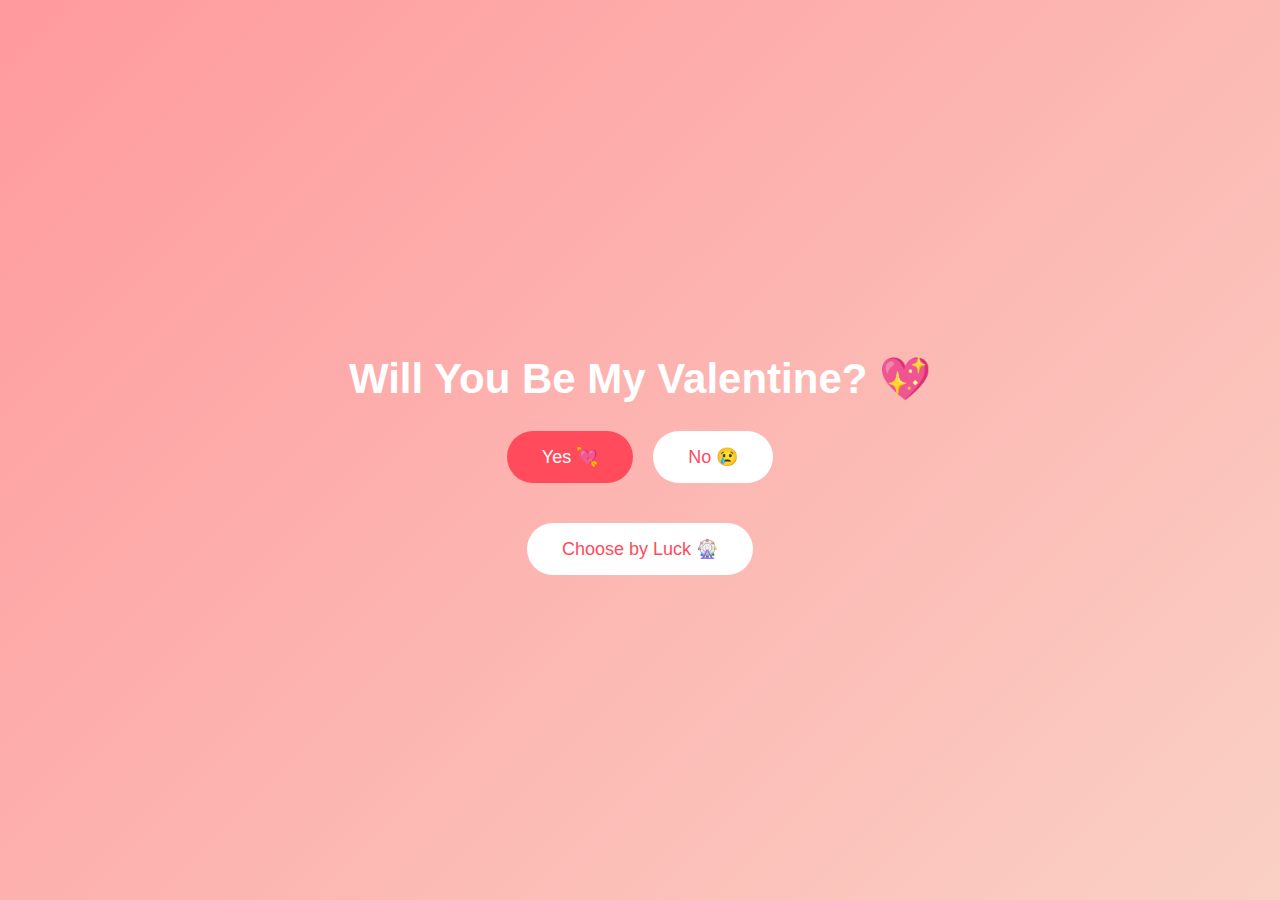
<file: index.html>
<!DOCTYPE html>
<html>
<head>
    <title>Be My Valentine 💖</title>
    <link rel="stylesheet" href="style.css">
</head>
<body>

<h1>Will You Be My Valentine? 💖</h1>

<div class="buttons">
    <button id="yesBtn">Yes 💘</button>
    <button id="noBtn">No 😢</button>
</div>

<button id="luckBtn" onclick="window.location.href='spin.html'">
    Choose by Luck 🎡
</button>

<div id="message" class="hidden">Yayyyyy!!! I Love You ❤️🥰</div>

<script src="script.js"></script>
</body>
</html>
</file>
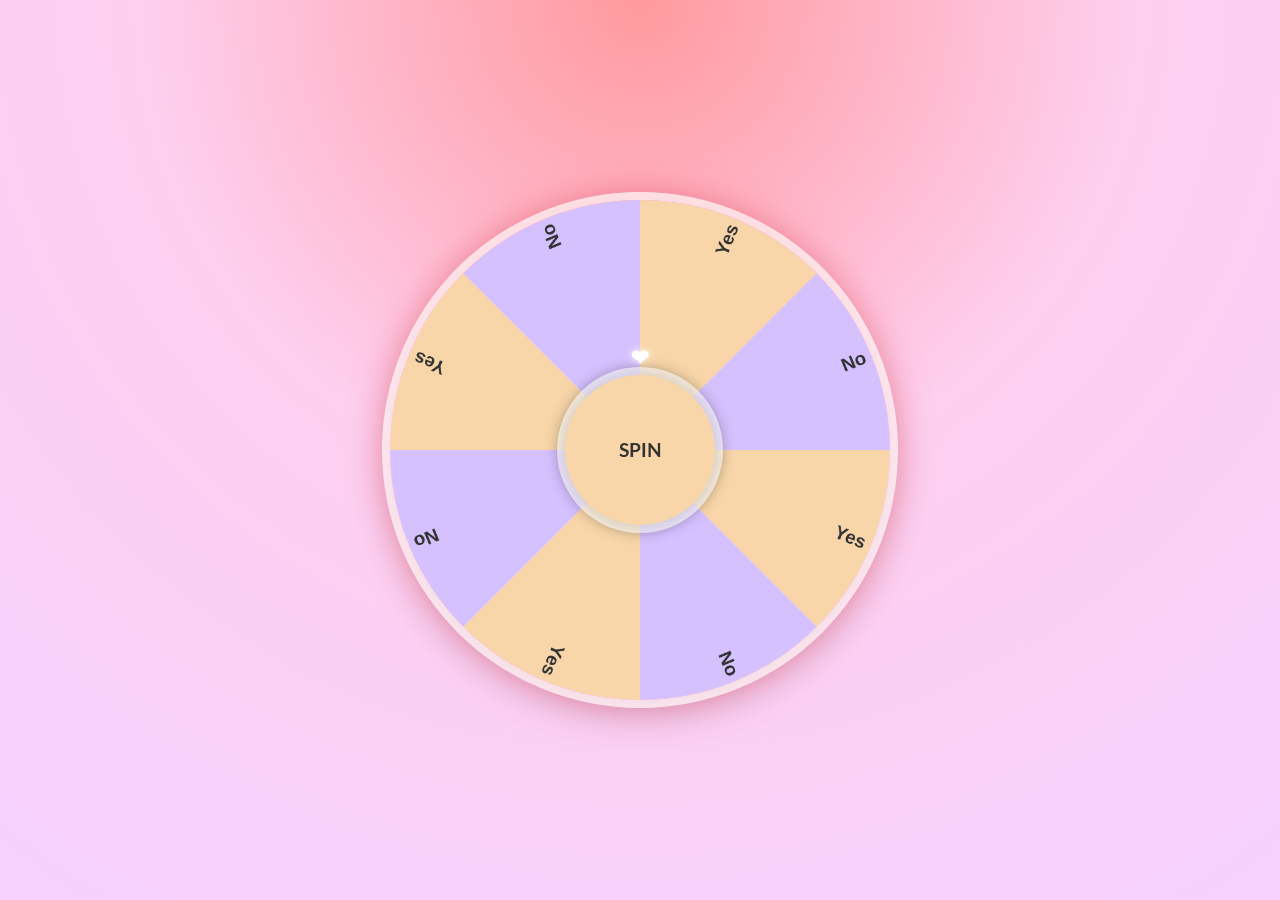
<file: spin.html>
<!doctype html>
<html>
  <head>
    <title>Welcome to Spin the Wheel 🎡</title>
    <meta charset="UTF-8" />
    <style>
      @import url("https://fonts.googleapis.com/css2?family=Lato:wght@400;700&display=swap");
    </style>
    <link rel="stylesheet" href="spin.css" />
  </head>

  <body>
    <div id="spin_the_wheel">
      <canvas id="wheel" width="800" height="800"></canvas>
      <div id="spin">SPIN</div>
    </div>
    <script defer src="spin.js"></script>
  </body>
</html>
</file>
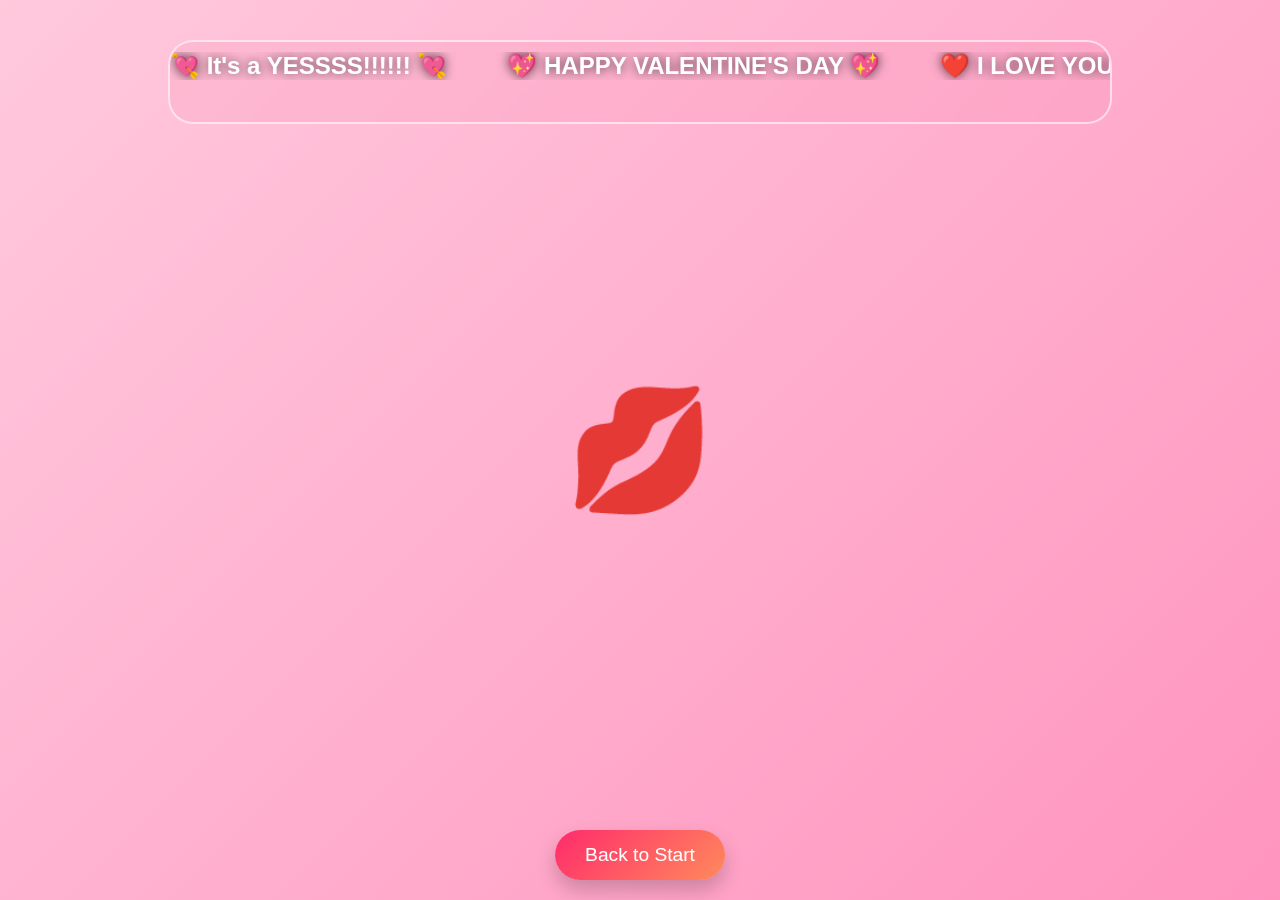
<file: yes.html>
<!DOCTYPE html>
<html lang="en">
<head>
<meta charset="UTF-8">
<meta name="viewport" content="width=device-width, initial-scale=1.0">
<title>It's a YES!</title>
<style>
    html, body { height: 100%; }
  body {
    margin: 0;
    padding: 0;
    overflow: hidden;
    font-family: Arial, sans-serif;
    display: flex;
    min-height: 100vh;
    justify-content: center;
    align-items: flex-start;
    position: relative;

    /* Background image */
   background:url("https://i.pinimg.com/736x/4f/50/7a/4f507a938d0f38a90d80602992cf0f20.jpg") center center / contain no-repeat,
  linear-gradient(135deg, rgba(255, 192, 215, 0.85), rgba(255, 130, 180, 0.85));
  }

  /* Confetti canvas */
  #confetti {
    position: absolute;
    width: 100%;
    height: 100%;
    top: 0;
    left: 0;
    pointer-events: none;
  }
#confetti {
  z-index: 1;
  pointer-events: none;
}

  /* Main content */
  .content {
    margin-top: 40px; /* SHIFT UP */
    position: relative;
    z-index: 2;
    width: 90%;
    max-width: 900px;
    text-align: center;
    padding: 40px 20px;
    border-radius: 25px;
    overflow: hidden;

    /* transparent pink overlay box */
    background: rgba(252, 139, 173, 0.167);
    border: 2px solid rgba(255, 255, 255, 0.6);
    backdrop-filter: blur(8px);
  }

  .billboard {
    position: absolute;
    top: 10px;
    left: 0;
    width: 100%;
    overflow: hidden;
    z-index: 3;
    pointer-events: none;
  }
  #kiss {
  position: absolute;
  top: 50%;
  left: 50%;
  transform: translate(-50%, -50%);
  font-size: 120px; /* HUGE */
  opacity: 1;
  z-index: 10;
  animation: kissFade 1.2s ease forwards;
}

@keyframes kissFade {
  0%   { opacity: 1; transform: translate(-50%, -50%) scale(0.1); }
  50%  { opacity: 0.8; transform: translate(-50%, -50%) scale(3.1); }
  100% { opacity: 0; transform: translate(-50%, -50%) scale(15.3); }
}

  .marquee {
    display: flex;
    gap: 60px;
    white-space: nowrap;
    animation: scroll 14s linear infinite;
  }

  .marquee span {
    display: inline-block;
    font-size: 1.5rem;
    font-weight: 700;
    color: #fff;
    text-shadow: 0 0 12px rgba(0,0,0,0.7);
  }

  @keyframes scroll {
    0% { transform: translateX(0%); }
    100% { transform: translateX(-100%); }
  }

  h1 {
    font-size: 3rem;
    margin: 0 0 10px;
    color: #fff;
    text-shadow: 0 0 15px rgba(0,0,0,0.7);
  }

  .sub {
    font-size: 1.7rem;
    margin: 0 0 20px;
    color: #fff;
    text-shadow: 0 0 15px rgba(0,0,0,0.7);
  }

  .btn {
  position: fixed;
  bottom: 20px;
  left: 50%;
  transform: translateX(-50%);
  z-index: 10; /* IMPORTANT */
  padding: 14px 30px;
  font-size: 1.2rem;
  background: linear-gradient(135deg, #ff2b6b, #ff8a5c);
  color: white;
  border: none;
  border-radius: 50px;
  cursor: pointer;
  box-shadow: 0 10px 20px rgba(0,0,0,0.2);
  transition: transform 0.2s;
}


  .btn:hover {
    transform: translateX(-50%) scale(1.05);
  }

  @keyframes float {
    0% { transform: translateY(0px); }
    50% { transform: translateY(-20px); }
    100% { transform: translateY(0px); }
  }
</style>
</head>
<!-- Hidden Background Music -->
<iframe 
  width="0" 
  height="0" 
  src="https://www.youtube.com/embed/aw0s2KaoA2Q?start=65&autoplay=1&loop=1&playlist=aw0s2KaoA2Q" 
  frameborder="0" 
  allow="autoplay" 
  style="display:none;">
</iframe>

<body>
  <canvas id="confetti"></canvas>
  <div id="kiss">💋</div>
<button class="btn" onclick="location.href='index.html'">Back to Start</button>
  <div class="content">
    <div class="billboard">
      <div class="marquee">
        <span>💘 It's a YESSSS!!!!!! 💘</span>
        <span>💖 HAPPY VALENTINE'S DAY 💖</span>
        <span>❤️ I LOVE YOU!!!!!! ❤️</span>
        <span>💖 HAPPY VALENTINE'S DAY 💖</span>
      </div>
    </div>
  </div>

  

<script>
  const canvas = document.getElementById("confetti");
  const ctx = canvas.getContext("2d");
  canvas.width = window.innerWidth;
  canvas.height = window.innerHeight;

  const confetti = [];
  const colors = ["#FF4B5C", "#FF8A5C", "#F8D6A9", "#D6C1FF", "#fff"];

  function createConfettiBurst() {
    for (let i = 0; i < 200; i++) {
      confetti.push({
        x: canvas.width / 2,
        y: canvas.height / 2,
        r: Math.random() * 6 + 4,
        d: Math.random() * 20 + 10,
        color: colors[Math.floor(Math.random() * colors.length)],
        tilt: Math.random() * 10 - 10,
        tiltAngleIncrement: Math.random() * 0.07 + 0.05,
        tiltAngle: 0,
        speedX: (Math.random() - 0.5) * 10,
        speedY: (Math.random() - 0.5) * 10 - 2,
      });
    }
  }

  function drawConfetti() {
    ctx.clearRect(0, 0, canvas.width, canvas.height);

    for (let i = confetti.length - 1; i >= 0; i--) {
      const c = confetti[i];
      c.tiltAngle += c.tiltAngleIncrement;
      c.tilt = Math.sin(c.tiltAngle) * 15;

      c.x += c.speedX;
      c.y += c.speedY + 1.5;

      ctx.beginPath();
      ctx.lineWidth = c.r;
      ctx.strokeStyle = c.color;
      ctx.moveTo(c.x + c.tilt + c.r / 2, c.y);
      ctx.lineTo(c.x + c.tilt, c.y + c.tilt + c.r / 2);
      ctx.stroke();

      if (c.y > canvas.height + 20) confetti.splice(i, 1);
    }

    requestAnimationFrame(drawConfetti);
  }

  drawConfetti();

  window.addEventListener("click", () => createConfettiBurst());
  window.addEventListener("resize", () => {
    canvas.width = window.innerWidth;
    canvas.height = window.innerHeight;
  });
</script>
</body>


</html>
</file>
<file: style.css>
body {
    margin:0;
    height:100vh;
    font-family:Arial, sans-serif;
    background:linear-gradient(135deg,#ff9a9e,#fad0c4);
    display:flex;
    flex-direction:column;
    justify-content:center;
    align-items:center;
}

h1 {
    color:white;
    font-size:42px;
}

.buttons {
    display:flex;
    gap:20px;
}

button {
    padding:15px 35px;
    font-size:18px;
    border:none;
    border-radius:30px;
    cursor:pointer;
}

#yesBtn{
    background:#ff4b5c;
    color:white;
}

#noBtn{
    background:white;
    color:#ff4b5c;
    position:relative;
}

#luckBtn{
    margin-top:40px;
    background:white;
    color:#ff4b5c;
}
#message{
    display:none;
    font-size:28px;
    color:white;
    margin-top:20px;
}
</file>
<file: spin.css>
* {
  margin: 0;
  padding: 0;
  box-sizing: border-box;
}

body {
  height: 100vh;
  display: grid;
  place-items: center;
  background: radial-gradient(circle at top, #ff9a9e 0%, #fecfef 45%, #f6d1ff 100%);
  font-family: Arial, sans-serif;
}

#spin_the_wheel {
  display: inline-block;
  position: relative;
  overflow: hidden;
  width: 320px;      /* smaller wheel */
  height: 320px;     /* smaller wheel */
  border-radius: 50%;
  box-shadow:
    0 0 0 8px rgba(255, 255, 255, 0.7),
    0 0 40px rgba(255, 75, 92, 0.6),
    0 10px 40px rgba(0, 0, 0, 0.2);
  background: radial-gradient(circle at center, rgba(255,255,255,0.25), rgba(255,255,255,0));
}

/* Make wheel fit */
#wheel {
  width: 100%;
  height: 100%;
  display: block;
  border-radius: 70%;
}

/* SPIN button */
#spin {
  font: 1.2em/0 "Lato", sans-serif;
  user-select: none;
  cursor: pointer;
  display: flex;
  justify-content: center;
  align-items: center;
  position: absolute;
  top: 50%;
  left: 50%;
  width: 30%;
  height: 30%;
  margin: -15%;
  background: linear-gradient(135deg, #ff4b5c, #ff8a5c);
  color: #fff;
  box-shadow:
    0 0 0 8px rgba(255, 255, 255, 0.6),
    0 0px 15px 5px rgba(0, 0, 0, 0.4);
  border-radius: 50%;
  transition: 0.4s;
  font-weight: bold;
}

/* pointer above button */
#spin::after {
  content: "❤";
  position: absolute;
  top: -18px;
  font-size: 22px;
  color: #fff;
  text-shadow: 0 0 8px rgba(255, 255, 255, 0.9);
}

/* Hover glow */
#spin:hover {
  transform: scale(1.05);
  box-shadow:
    0 0 0 8px rgba(255, 255, 255, 0.6),
    0 0 25px rgba(255, 75, 92, 0.8),
    0 0px 20px 8px rgba(0, 0, 0, 0.35);
}


  #spin_the_wheel {
    width: 500px;
    height: 500px;
  }
</file>
